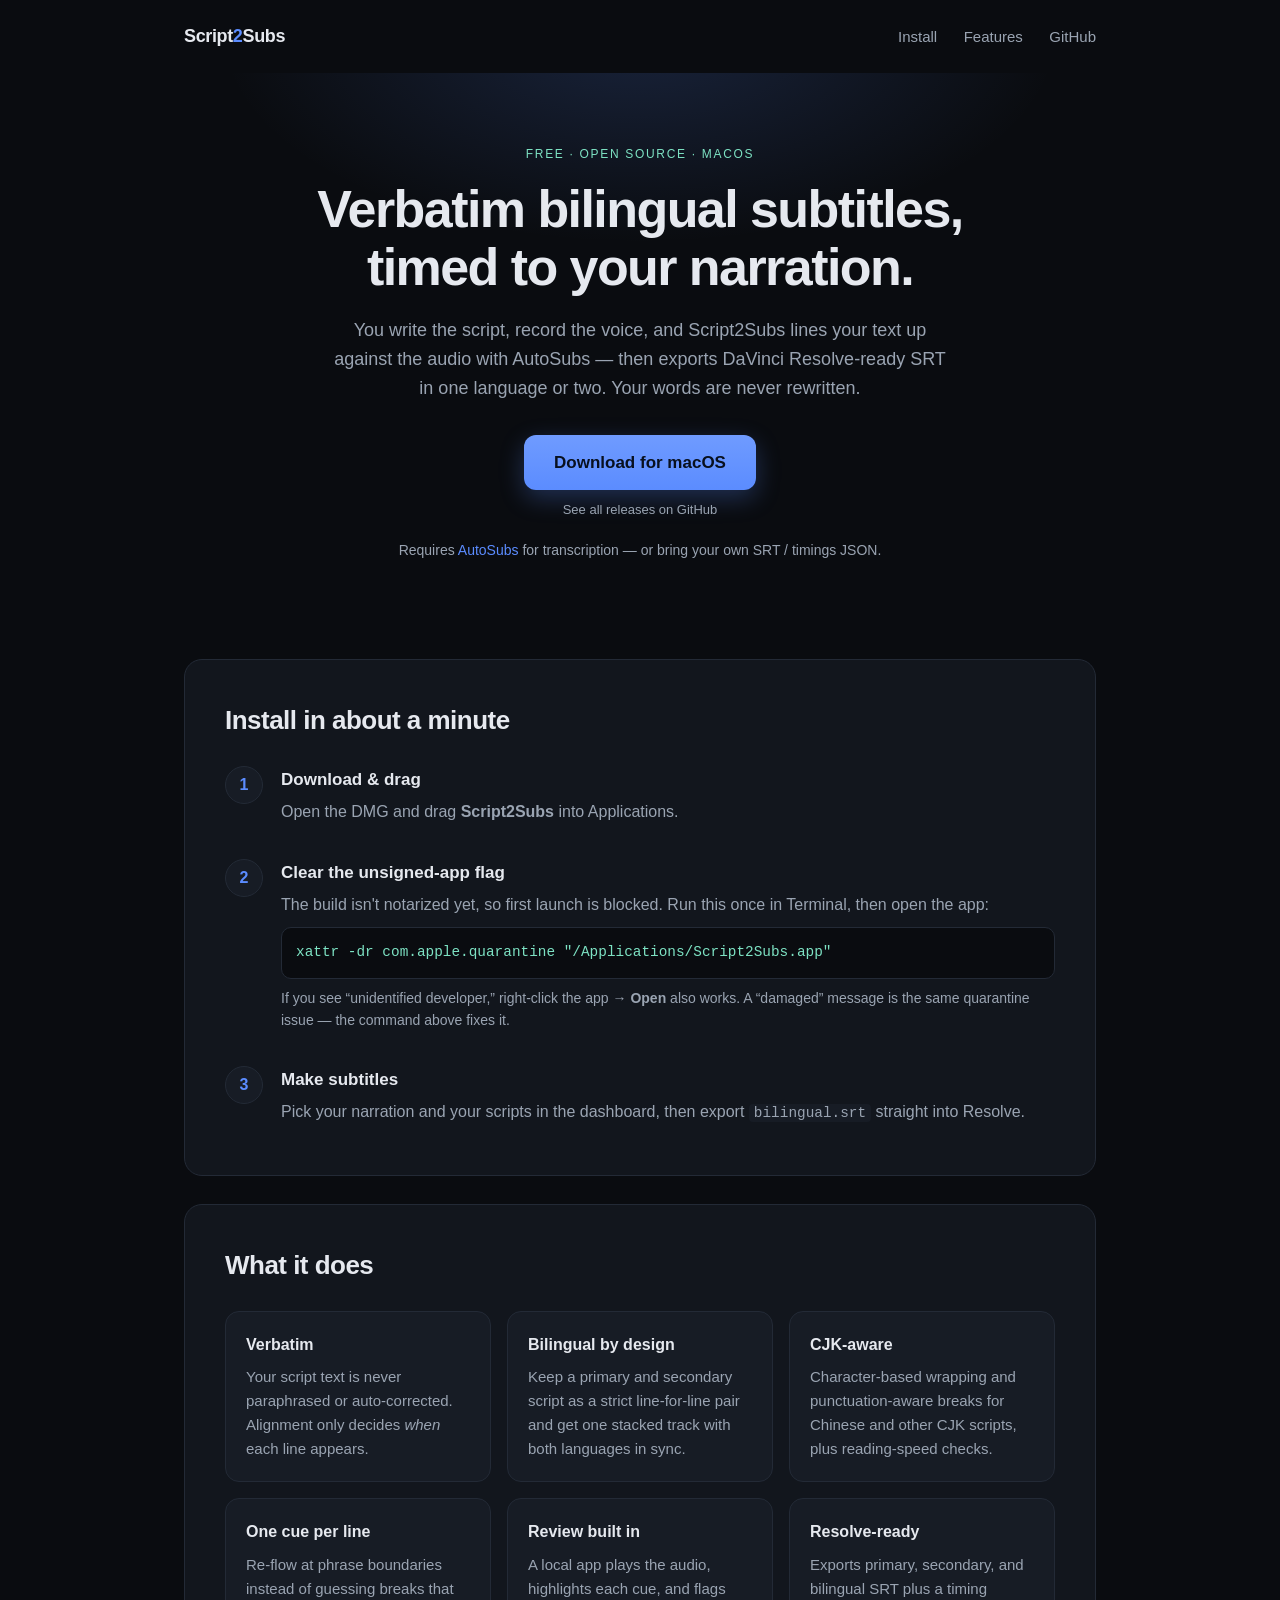
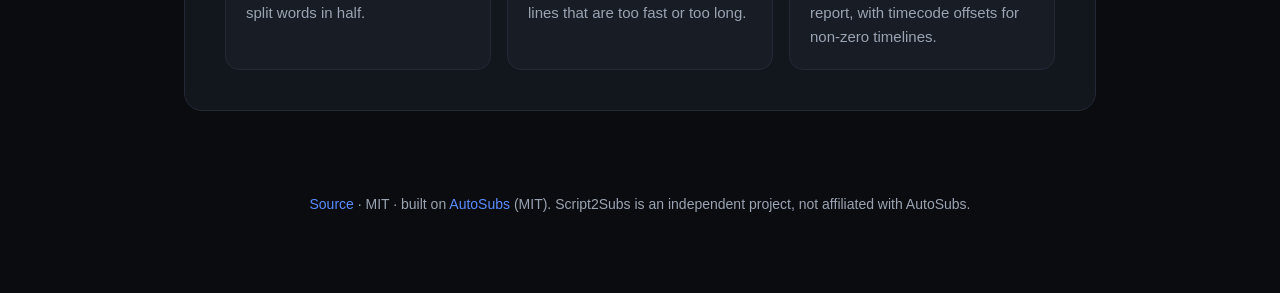
<file: site/index.html>
<!doctype html>
<html lang="en">
<head>
  <meta charset="utf-8">
  <meta name="viewport" content="width=device-width, initial-scale=1">
  <title>Script2Subs — verbatim bilingual subtitles, timed to your narration</title>
  <meta name="description" content="Timing hand-authored scripts to narration with AutoSubs. Verbatim bilingual subtitle export for DaVinci Resolve. macOS, free and open source.">
  <meta property="og:title" content="Script2Subs">
  <meta property="og:description" content="Verbatim bilingual subtitles, timed to your narration with AutoSubs.">
  <link rel="stylesheet" href="style.css">
</head>
<body>
  <header class="nav">
    <a class="brand" href="#">Script<span>2</span>Subs</a>
    <nav>
      <a href="#install">Install</a>
      <a href="#features">Features</a>
      <a href="https://github.com/tiggertian/script2subs">GitHub</a>
    </nav>
  </header>

  <main>
    <section class="hero">
      <p class="eyebrow">Free · open source · macOS</p>
      <h1>Verbatim bilingual subtitles,<br>timed to your narration.</h1>
      <p class="lede">
        You write the script, record the voice, and Script2Subs lines your
        text up against the audio with AutoSubs — then exports
        DaVinci&nbsp;Resolve-ready SRT in one language or two.
        Your words are never rewritten.
      </p>
      <div class="cta">
        <a id="download" class="btn" href="https://github.com/tiggertian/script2subs/releases/latest">
          Download for macOS
        </a>
        <span id="download-meta" class="meta">Apple Silicon · unsigned (see install)</span>
      </div>
      <p class="tiny">
        Requires <a href="https://github.com/tmoroney/auto-subs">AutoSubs</a>
        for transcription — or bring your own SRT / timings JSON.
      </p>
    </section>

    <section id="install" class="panel">
      <h2>Install in about a minute</h2>
      <ol class="steps">
        <li>
          <h3>Download &amp; drag</h3>
          <p>Open the DMG and drag <strong>Script2Subs</strong> into Applications.</p>
        </li>
        <li>
          <h3>Clear the unsigned-app flag</h3>
          <p>The build isn't notarized yet, so first launch is blocked. Run this
             once in Terminal, then open the app:</p>
          <pre><code>xattr -dr com.apple.quarantine "/Applications/Script2Subs.app"</code></pre>
          <p class="muted">If you see “unidentified developer,” right-click the app →
             <strong>Open</strong> also works. A “damaged” message is the same
             quarantine issue — the command above fixes it.</p>
        </li>
        <li>
          <h3>Make subtitles</h3>
          <p>Pick your narration and your scripts in the dashboard, then export
             <code>bilingual.srt</code> straight into Resolve.</p>
        </li>
      </ol>
    </section>

    <section id="features" class="panel">
      <h2>What it does</h2>
      <div class="grid">
        <div class="card">
          <h3>Verbatim</h3>
          <p>Your script text is never paraphrased or auto-corrected. Alignment
             only decides <em>when</em> each line appears.</p>
        </div>
        <div class="card">
          <h3>Bilingual by design</h3>
          <p>Keep a primary and secondary script as a strict line-for-line pair
             and get one stacked track with both languages in sync.</p>
        </div>
        <div class="card">
          <h3>CJK-aware</h3>
          <p>Character-based wrapping and punctuation-aware breaks for Chinese
             and other CJK scripts, plus reading-speed checks.</p>
        </div>
        <div class="card">
          <h3>One cue per line</h3>
          <p>Re-flow at phrase boundaries instead of guessing breaks that split
             words in half.</p>
        </div>
        <div class="card">
          <h3>Review built in</h3>
          <p>A local app plays the audio, highlights each cue, and flags lines
             that are too fast or too long.</p>
        </div>
        <div class="card">
          <h3>Resolve-ready</h3>
          <p>Exports primary, secondary, and bilingual SRT plus a timing report,
             with timecode offsets for non-zero timelines.</p>
        </div>
      </div>
    </section>
  </main>

  <footer>
    <p>
      <a href="https://github.com/tiggertian/script2subs">Source</a> ·
      MIT · built on <a href="https://github.com/tmoroney/auto-subs">AutoSubs</a>
      (MIT). Script2Subs is an independent project, not affiliated with AutoSubs.
    </p>
  </footer>

  <script src="app.js" defer></script>
</body>
</html>
</file>
<file: site/style.css>
:root {
  --bg: #0a0c10;
  --panel: #12161d;
  --panel-2: #171c25;
  --line: #232a36;
  --text: #e6e9ef;
  --muted: #9aa4b2;
  --accent: #5b8cff;
  --accent-2: #7de2c3;
}

* { box-sizing: border-box; }

html { scroll-behavior: smooth; }

body {
  margin: 0;
  background: var(--bg);
  color: var(--text);
  font: 16px/1.6 -apple-system, BlinkMacSystemFont, "Segoe UI", Roboto,
        Helvetica, Arial, sans-serif;
  -webkit-font-smoothing: antialiased;
}

a { color: var(--accent); text-decoration: none; }
a:hover { text-decoration: underline; }

code {
  font-family: ui-monospace, SFMono-Regular, Menlo, Consolas, monospace;
  font-size: 0.9em;
  background: var(--panel-2);
  padding: 0.1em 0.35em;
  border-radius: 4px;
}

.nav {
  display: flex;
  align-items: center;
  justify-content: space-between;
  max-width: 960px;
  margin: 0 auto;
  padding: 22px 24px;
}

.brand {
  font-weight: 700;
  font-size: 18px;
  color: var(--text);
  letter-spacing: -0.02em;
}
.brand span { color: var(--accent); }

.nav nav a {
  color: var(--muted);
  margin-left: 22px;
  font-size: 15px;
}
.nav nav a:hover { color: var(--text); text-decoration: none; }

main { max-width: 960px; margin: 0 auto; padding: 0 24px; }

.hero {
  text-align: center;
  padding: 72px 0 56px;
  background:
    radial-gradient(600px 300px at 50% -40px, rgba(91, 140, 255, 0.18), transparent 70%);
}

.eyebrow {
  text-transform: uppercase;
  letter-spacing: 0.14em;
  font-size: 12px;
  color: var(--accent-2);
  margin: 0 0 16px;
}

.hero h1 {
  font-size: clamp(32px, 6vw, 52px);
  line-height: 1.12;
  letter-spacing: -0.03em;
  margin: 0 0 20px;
}

.lede {
  max-width: 620px;
  margin: 0 auto 32px;
  color: var(--muted);
  font-size: 18px;
}

.cta {
  display: flex;
  flex-direction: column;
  align-items: center;
  gap: 10px;
}

.btn {
  display: inline-block;
  background: linear-gradient(180deg, #6f9bff, var(--accent));
  color: #08101f;
  font-weight: 700;
  font-size: 17px;
  padding: 14px 30px;
  border-radius: 12px;
  box-shadow: 0 8px 24px rgba(91, 140, 255, 0.28);
}
.btn:hover { text-decoration: none; filter: brightness(1.06); }

.meta { color: var(--muted); font-size: 13px; }
.tiny { color: var(--muted); font-size: 14px; margin-top: 18px; }

.panel {
  background: var(--panel);
  border: 1px solid var(--line);
  border-radius: 18px;
  padding: 40px;
  margin: 28px 0;
}

.panel h2 {
  font-size: 26px;
  letter-spacing: -0.02em;
  margin: 0 0 24px;
}

.steps {
  list-style: none;
  margin: 0;
  padding: 0;
  counter-reset: step;
  display: grid;
  gap: 24px;
}
.steps li {
  position: relative;
  padding-left: 56px;
  counter-increment: step;
}
.steps li::before {
  content: counter(step);
  position: absolute;
  left: 0;
  top: 0;
  width: 36px;
  height: 36px;
  border-radius: 50%;
  background: var(--panel-2);
  border: 1px solid var(--line);
  display: grid;
  place-items: center;
  font-weight: 700;
  color: var(--accent);
}
.steps h3 { margin: 0 0 6px; font-size: 17px; }
.steps p { margin: 0 0 10px; color: var(--muted); }
.steps pre {
  background: var(--bg);
  border: 1px solid var(--line);
  border-radius: 10px;
  padding: 12px 14px;
  overflow-x: auto;
  margin: 0 0 8px;
}
.steps pre code { background: none; padding: 0; color: var(--accent-2); }
.muted { font-size: 14px; }

.grid {
  display: grid;
  grid-template-columns: repeat(auto-fit, minmax(240px, 1fr));
  gap: 16px;
}
.card {
  background: var(--panel-2);
  border: 1px solid var(--line);
  border-radius: 14px;
  padding: 20px;
}
.card h3 { margin: 0 0 8px; font-size: 16px; }
.card p { margin: 0; color: var(--muted); font-size: 15px; }

footer {
  max-width: 960px;
  margin: 0 auto;
  padding: 40px 24px 64px;
  color: var(--muted);
  font-size: 14px;
  text-align: center;
}

@media (max-width: 600px) {
  .panel { padding: 28px 22px; }
  .nav nav a:not(:last-child) { display: none; }
}
</file>
